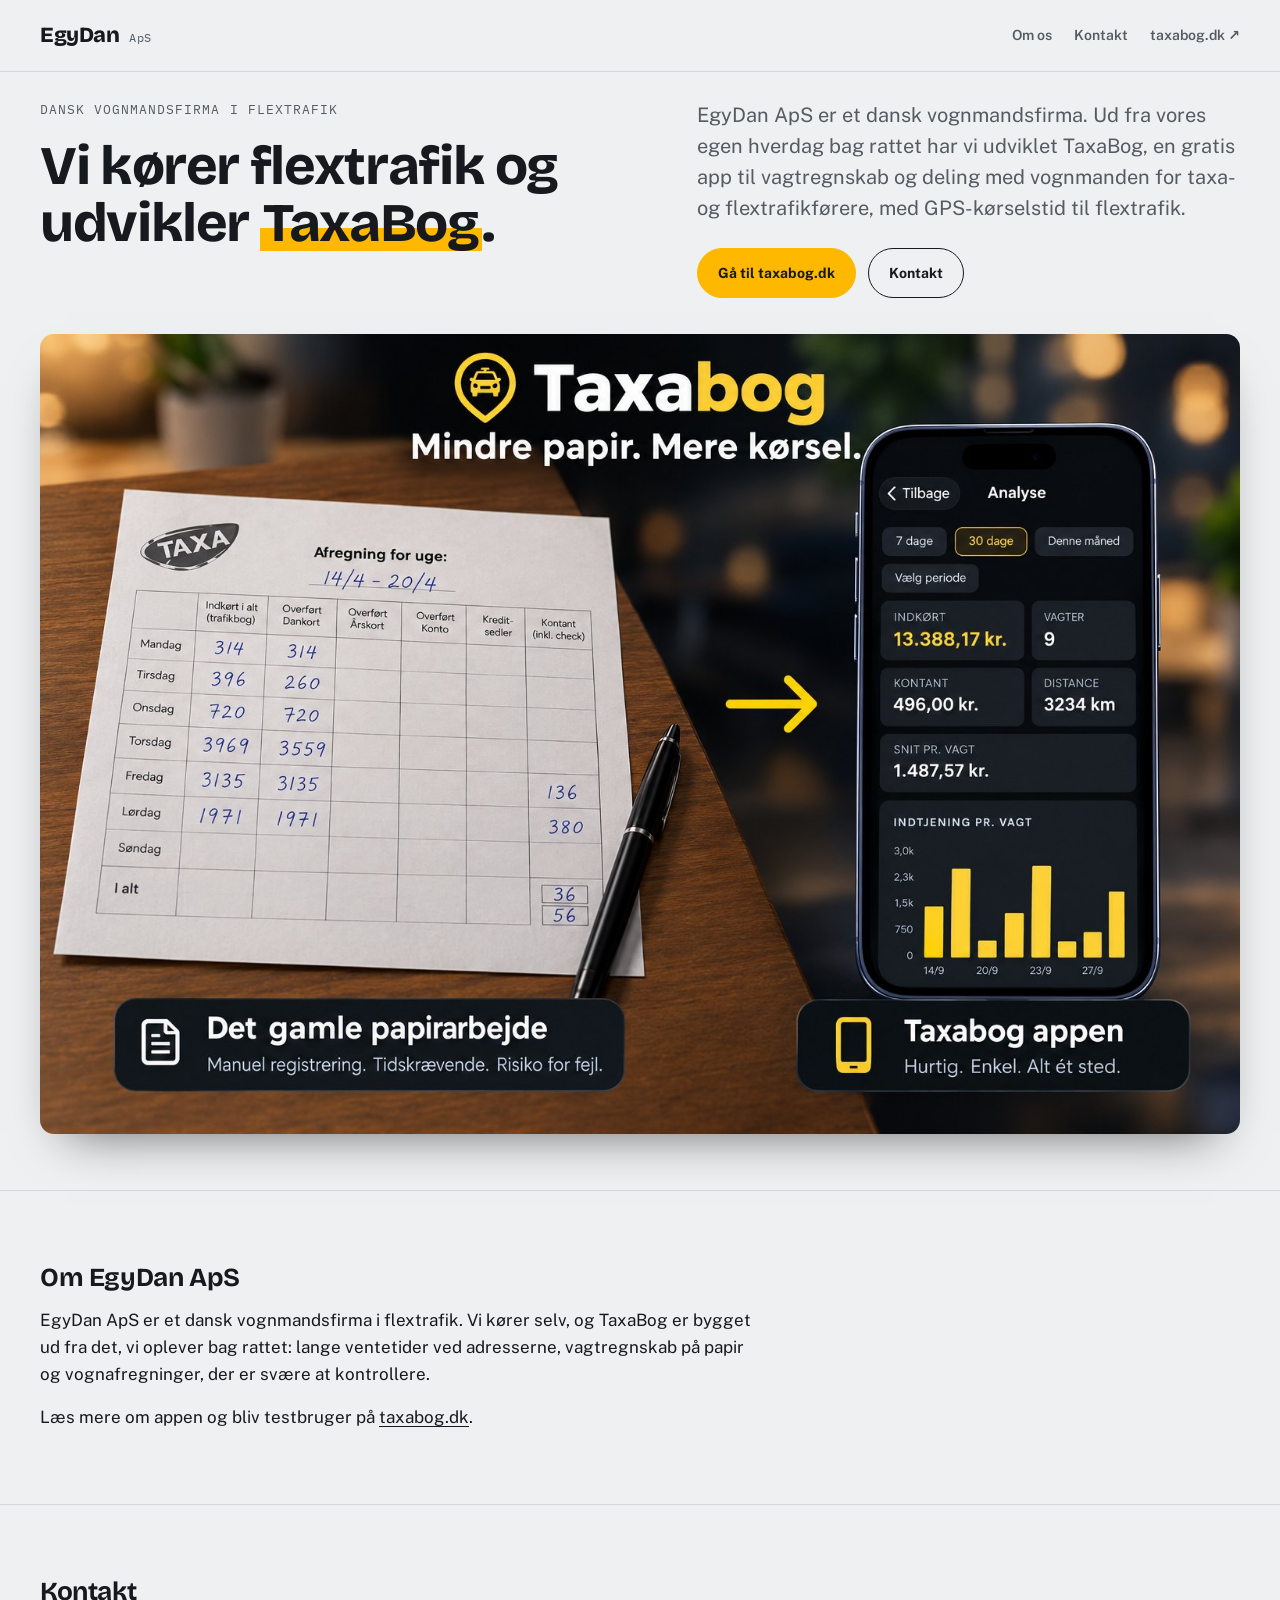
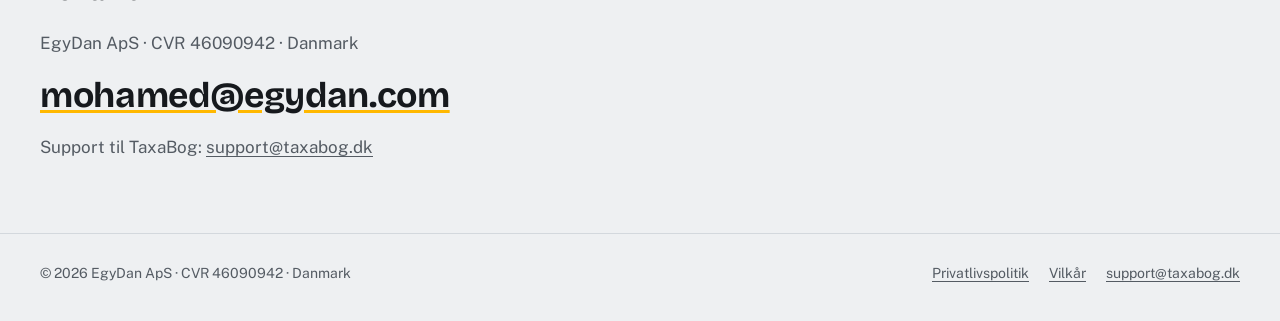
<file: index.html>
<!doctype html>
<html lang="da">
<head>
<meta charset="utf-8">
<meta name="viewport" content="width=device-width, initial-scale=1, viewport-fit=cover">
<title>EgyDan ApS · Vognmand i flextrafik og udvikler af TaxaBog</title>
<meta name="description" content="EgyDan ApS er et dansk vognmandsfirma i flextrafik og udvikler af appen TaxaBog. CVR 46090942.">
<meta name="theme-color" content="#111316" media="(prefers-color-scheme: dark)">
<meta name="theme-color" content="#eef0f2" media="(prefers-color-scheme: light)">
<link rel="icon" href="data:image/svg+xml,%3Csvg xmlns='http://www.w3.org/2000/svg' viewBox='0 0 32 32'%3E%3Crect width='32' height='32' rx='7' fill='%2316191d'/%3E%3Crect x='6' y='9' width='20' height='6' rx='2' fill='%23ffb800'/%3E%3Crect x='6' y='18' width='20' height='3' rx='1.5' fill='%23eef0f2'/%3E%3Crect x='6' y='23' width='13' height='3' rx='1.5' fill='%23eef0f2'/%3E%3C/svg%3E">
<link rel="preload" href="fonts/bricolage-grotesque-latin-wght-normal.woff2" as="font" type="font/woff2" crossorigin>
<link rel="stylesheet" href="style.css">
</head>
<body>
<header class="site-header">
  <div class="wrap">
    <a class="brand" href="">
      <span class="brand-mark">EgyDan</span>
      <span class="brand-sub">ApS</span>
    </a>
    <nav class="nav" aria-label="Hovedmenu">
      <a href="#om">Om os</a>
      <a href="#kontakt">Kontakt</a>
      <a href="https://taxabog.dk">taxabog.dk ↗</a>
    </nav>
  </div>
</header>

<main>
<div class="hero">
  <div class="wrap">
    <div class="hero-top">
      <div>
        <p class="eyebrow">Dansk vognmandsfirma i flextrafik</p>
        <h1>Vi kører flextrafik og udvikler <span class="hl">TaxaBog</span>.</h1>
      </div>
      <div>
      <p class="lead">EgyDan ApS er et dansk vognmandsfirma. Ud fra vores egen hverdag bag rattet har vi udviklet TaxaBog, en gratis app til vagtregnskab og deling med vognmanden for taxa- og flextrafikførere, med GPS-kørselstid til flextrafik.</p>
      <div class="actions">
        <a class="btn btn-primary" href="https://taxabog.dk">Gå til taxabog.dk</a>
        <a class="btn btn-ghost" href="#kontakt">Kontakt</a>
      </div>
      </div>
    </div>
    <figure class="hero-art">
      <a href="https://taxabog.dk"><img src="img/taxabog-hero-da.jpg" width="1536" height="1024" alt="Mindre papir, mere kørsel: en håndskrevet afregningsseddel ved siden af TaxaBog-appens analyseskærm" fetchpriority="high"></a>
    </figure>
  </div>
</div>

<section id="om">
  <div class="wrap"><div class="about">
    <h2>Om EgyDan ApS</h2>
    <p>EgyDan ApS er et dansk vognmandsfirma i flextrafik. Vi kører selv, og TaxaBog er bygget ud fra
    det, vi oplever bag rattet: lange ventetider ved adresserne, vagtregnskab på papir og vognafregninger,
    der er svære at kontrollere.</p>
    <p>Læs mere om appen og bliv testbruger på <a href="https://taxabog.dk">taxabog.dk</a>.</p>
  </div></div>
</section>

<section id="kontakt">
  <div class="wrap contact-grid">
    <h2>Kontakt</h2>
    <p>EgyDan ApS · CVR 46090942 · Danmark</p>
    <div class="contact-mail"><a href="mailto:mohamed@egydan.com">mohamed@egydan.com</a></div>
    <p>Support til TaxaBog: <a href="mailto:support@taxabog.dk">support@taxabog.dk</a></p>
  </div>
</section>
</main>

<footer class="site-footer">
  <div class="wrap">
    <span>© 2026 EgyDan ApS · CVR 46090942 · Danmark</span>
    <nav aria-label="Juridisk">
      <a href="https://taxabog.dk/privatlivspolitik/">Privatlivspolitik</a>
      <a href="https://taxabog.dk/vilkaar/">Vilkår</a>
      <a href="mailto:support@taxabog.dk">support@taxabog.dk</a>
    </nav>
  </div>
</footer>
</body>
</html>
</file>
<file: style.css>
/* ==========================================================================
   egydan.com — EgyDan ApS / TaxaBog
   Layout: one 1080px column; the hero pairs the pitch with a shift slip
   (vagtseddel), the only boxed object on the page. Everything else is
   type and rhythm. Taxi yellow is the roof sign: used sparingly as a fill.
   ========================================================================== */

@font-face {
  font-family: "Bricolage Grotesque";
  src: url("fonts/bricolage-grotesque-latin-wght-normal.woff2") format("woff2-variations");
  font-weight: 200 800;
  font-display: swap;
}
@font-face {
  font-family: "Public Sans";
  src: url("fonts/public-sans-latin-400-normal.woff2") format("woff2");
  font-weight: 400;
  font-display: swap;
}
@font-face {
  font-family: "Public Sans";
  src: url("fonts/public-sans-latin-600-normal.woff2") format("woff2");
  font-weight: 600;
  font-display: swap;
}
@font-face {
  font-family: "Public Sans";
  src: url("fonts/public-sans-latin-700-normal.woff2") format("woff2");
  font-weight: 700;
  font-display: swap;
}
@font-face {
  font-family: "IBM Plex Mono";
  src: url("fonts/ibm-plex-mono-latin-400-normal.woff2") format("woff2");
  font-weight: 400;
  font-display: swap;
}
@font-face {
  font-family: "IBM Plex Mono";
  src: url("fonts/ibm-plex-mono-latin-500-normal.woff2") format("woff2");
  font-weight: 500;
  font-display: swap;
}

:root {
  --bg: #eef0f2;          /* asphalt, light */
  --surface: #ffffff;
  --ink: #16191d;
  --muted: #545b63;
  --line: #d3d8dd;
  --signal: #ffb800;      /* taxi roof sign */
  --signal-ink: #16191d;
  --good: #16794a;

  --display: "Bricolage Grotesque", "Arial Narrow", system-ui, sans-serif;
  --body: "Public Sans", system-ui, -apple-system, "Segoe UI", sans-serif;
  --mono: "IBM Plex Mono", ui-monospace, "SFMono-Regular", Menlo, monospace;

  --step--1: 0.875rem;
  --step-0: 1.0625rem;
  --step-1: 1.25rem;
  --step-2: 1.625rem;
  --step-3: clamp(2.1rem, 4.6vw, 3.4rem);

  color-scheme: light;
}
@media (prefers-color-scheme: dark) {
  :root:not([data-theme="light"]) {
    --bg: #111316;
    --surface: #1a1d21;
    --ink: #eef0f2;
    --muted: #9ba2aa;
    --line: #2b3036;
    --signal: #ffb800;
    --signal-ink: #111316;
    --good: #4cc38a;
    color-scheme: dark;
  }
}
:root[data-theme="dark"] {
  --bg: #111316;
  --surface: #1a1d21;
  --ink: #eef0f2;
  --muted: #9ba2aa;
  --line: #2b3036;
  --signal: #ffb800;
  --signal-ink: #111316;
  --good: #4cc38a;
  color-scheme: dark;
}

*, *::before, *::after { box-sizing: border-box; }

html { -webkit-text-size-adjust: 100%; }

body {
  margin: 0;
  background: var(--bg);
  color: var(--ink);
  font-family: var(--body);
  font-size: var(--step-0);
  line-height: 1.6;
}

img { max-width: 100%; }

a { color: inherit; text-decoration-thickness: 1px; text-underline-offset: 3px; }
a:hover { text-decoration-color: var(--signal); }
a:focus-visible, button:focus-visible {
  outline: 3px solid var(--signal);
  outline-offset: 3px;
  border-radius: 4px;
}

.wrap {
  width: 100%;
  max-width: 1240px;
  margin-inline: auto;
  padding-inline: 20px;
}

/* ---------- header ---------- */

.site-header {
  border-bottom: 1px solid var(--line);
}
.site-header .wrap {
  display: flex;
  flex-wrap: wrap;
  align-items: center;
  justify-content: space-between;
  gap: 12px 24px;
  padding-block: 18px;
}
.brand {
  display: flex;
  align-items: baseline;
  gap: 10px;
  text-decoration: none;
}
.brand-mark {
  font-family: var(--display);
  font-weight: 800;
  font-size: 1.35rem;
  letter-spacing: -0.02em;
}
.brand-sub {
  font-family: var(--mono);
  font-size: 0.78rem;
  color: var(--muted);
  letter-spacing: 0.04em;
}
.nav {
  display: flex;
  flex-wrap: wrap;
  gap: 4px 22px;
  font-size: var(--step--1);
  font-weight: 600;
}
.nav a { text-decoration: none; color: var(--muted); }
.nav a:hover, .nav a[aria-current="page"] { color: var(--ink); }

/* ---------- hero ---------- */

.hero .wrap {
  display: grid;
  grid-template-columns: minmax(0, 1fr);
  gap: 36px;
  padding-block: 28px 56px;
}
.eyebrow {
  font-family: var(--mono);
  font-size: 0.8rem;
  letter-spacing: 0.08em;
  text-transform: uppercase;
  color: var(--muted);
  margin: 0 0 18px;
}
h1 {
  font-family: var(--display);
  font-weight: 750;
  font-size: var(--step-3);
  line-height: 1.04;
  letter-spacing: -0.025em;
  margin: 0 0 22px;
  text-wrap: balance;
}
.hl {
  background: linear-gradient(transparent 58%, var(--signal) 58%, var(--signal) 92%, transparent 92%);
  padding-inline: 0.06em;
  -webkit-box-decoration-break: clone;
  box-decoration-break: clone;
}
.lead {
  font-size: var(--step-1);
  line-height: 1.55;
  color: var(--muted);
  max-width: 34em;
  margin: 0 0 30px;
}
.actions { display: flex; flex-wrap: wrap; gap: 12px; align-items: center; }
.btn {
  display: inline-flex;
  align-items: center;
  gap: 8px;
  padding: 13px 20px;
  border-radius: 999px;
  font-weight: 700;
  font-size: var(--step--1);
  text-decoration: none;
  border: 1.5px solid var(--ink);
}
.btn-primary { background: var(--signal); color: var(--signal-ink); border-color: var(--signal); }
.btn-primary:hover { filter: brightness(1.05); }
.btn-ghost { color: var(--ink); }
.btn-ghost:hover { background: var(--surface); }
.status {
  margin: 22px 0 0;
  font-size: var(--step--1);
  color: var(--muted);
  display: flex;
  align-items: center;
  gap: 8px;
}
.status::before {
  content: "";
  width: 8px;
  height: 8px;
  border-radius: 50%;
  background: var(--good);
  flex: none;
}

/* ---------- the shift slip ---------- */

.slip {
  position: relative;
  background: var(--surface);
  border: 1px solid var(--line);
  border-radius: 6px;
  font-family: var(--mono);
  font-size: 0.9rem;
  box-shadow: 0 18px 40px -24px rgba(0, 0, 0, 0.35);
  transform: rotate(1.2deg);
  max-width: 380px;
  justify-self: center;
  width: 100%;
}
.slip::after {           /* tear-off edge */
  content: "";
  position: absolute;
  left: 0;
  right: 0;
  bottom: -7px;
  height: 8px;
  background:
    radial-gradient(circle at 7px 0, var(--bg) 5px, transparent 5.5px) 0 0 / 14px 8px repeat-x;
}
.slip-head {
  background: var(--signal);
  color: var(--signal-ink);
  padding: 10px 18px;
  border-radius: 5px 5px 0 0;
  display: flex;
  justify-content: space-between;
  font-weight: 500;
  letter-spacing: 0.08em;
  text-transform: uppercase;
  font-size: 0.78rem;
}
.slip-body { padding: 16px 18px 22px; display: grid; gap: 14px; }
.slip-meta { color: var(--muted); font-size: 0.8rem; line-height: 1.5; }
.slip dl { margin: 0; display: grid; gap: 7px; }
.slip .row {
  display: flex;
  justify-content: space-between;
  gap: 12px;
  font-variant-numeric: tabular-nums;
}
.slip dt { color: var(--muted); }
.slip dd { margin: 0; font-weight: 500; text-align: right; }
.slip .rule { border-top: 1px dashed var(--line); }
.slip .total dt, .slip .total dd { color: var(--ink); font-weight: 500; }
.slip .total dd { font-size: 1.05rem; }
.slip .wait dd { color: var(--good); }
.slip-foot { color: var(--muted); font-size: 0.74rem; line-height: 1.5; }

/* ---------- sections ---------- */

section { padding-block: 72px; border-top: 1px solid var(--line); }
h2 {
  font-family: var(--display);
  font-weight: 700;
  font-size: var(--step-2);
  line-height: 1.15;
  letter-spacing: -0.015em;
  margin: 0 0 14px;
  text-wrap: balance;
}
.section-intro { color: var(--muted); max-width: 38em; margin: 0 0 40px; }

.features {
  display: grid;
  grid-template-columns: repeat(2, minmax(0, 1fr));
  gap: 40px 56px;
}
.feature h3 {
  font-family: var(--display);
  font-weight: 650;
  font-size: var(--step-1);
  margin: 0 0 8px;
  display: flex;
  align-items: baseline;
  gap: 12px;
}
.tag {
  font-family: var(--mono);
  font-size: 0.7rem;
  font-weight: 500;
  letter-spacing: 0.08em;
  text-transform: uppercase;
  color: var(--muted);
  border: 1px solid var(--line);
  border-radius: 4px;
  padding: 1px 6px;
}
.feature p { margin: 0; color: var(--muted); max-width: 32em; }

.pillar {
  display: grid;
  grid-template-columns: 3.2rem minmax(0, 1fr);
  gap: 22px;
  padding-block: 34px;
  border-top: 1px solid var(--line);
}
.pillar:first-of-type { border-top: 0; padding-top: 0; }
.pillar-num {
  font-family: var(--display);
  font-weight: 800;
  font-size: 1.6rem;
  width: 3.2rem;
  height: 3.2rem;
  display: grid;
  place-items: center;
  background: var(--signal);
  color: var(--signal-ink);
  border-radius: 8px;
}
.pillar h3 {
  font-family: var(--display);
  font-weight: 700;
  font-size: var(--step-2);
  line-height: 1.15;
  margin: 0 0 10px;
  display: flex;
  flex-wrap: wrap;
  align-items: baseline;
  gap: 8px 12px;
}
.pillar p { margin: 0 0 14px; color: var(--muted); max-width: 40em; }
.ticks { list-style: none; margin: 0; padding: 0; display: grid; gap: 8px; max-width: 40em; }
.ticks li { position: relative; padding-left: 26px; }
.ticks li::before {
  content: "";
  position: absolute;
  left: 2px; top: 0.5em;
  width: 10px; height: 6px;
  border-left: 2.5px solid var(--good);
  border-bottom: 2.5px solid var(--good);
  transform: rotate(-45deg);
}

.hero-top {
  display: grid;
  grid-template-columns: minmax(0, 1.05fr) minmax(0, 0.95fr);
  gap: 24px 56px;
  align-items: start;
}
.hero-top h1 { margin-bottom: 0; }
.hero-top .lead { margin: 0 0 24px; }
.hero-art { margin: 0; }
.hero-art img {
  display: block;
  width: 100%;
  height: auto;
  aspect-ratio: 3 / 2;
  object-fit: cover;
  border-radius: 14px;
  box-shadow: 0 24px 48px -26px rgba(0, 0, 0, 0.6);
}
.k-head {
  display: grid;
  grid-template-columns: minmax(0, 1.1fr) minmax(0, 0.9fr);
  gap: 48px;
  align-items: center;
  margin-bottom: 48px;
}
.k-head .section-intro { margin-bottom: 0; }

.how {
  display: grid;
  grid-template-columns: minmax(0, 1fr) minmax(0, 1fr);
  gap: 48px;
  align-items: start;
}
.steps { list-style: none; margin: 0; padding: 0; display: grid; gap: 22px; counter-reset: step; }
.steps li { display: grid; grid-template-columns: 2.2rem minmax(0, 1fr); gap: 14px; counter-increment: step; }
.steps li::before {
  content: counter(step);
  font-family: var(--mono);
  font-weight: 500;
  width: 2.2rem;
  height: 2.2rem;
  border-radius: 50%;
  border: 1.5px solid var(--ink);
  display: grid;
  place-items: center;
  font-size: 0.9rem;
}
.steps strong { display: block; font-weight: 700; }
.steps span { color: var(--muted); }

.rules { overflow-x: auto; }
.rules table { width: 100%; border-collapse: collapse; font-size: var(--step--1); }
.rules caption {
  text-align: left;
  font-family: var(--mono);
  font-size: 0.78rem;
  letter-spacing: 0.08em;
  text-transform: uppercase;
  color: var(--muted);
  padding-bottom: 10px;
}
.rules th, .rules td { text-align: left; padding: 12px 10px 12px 0; border-top: 1px solid var(--line); vertical-align: top; }
.rules th { font-family: var(--mono); font-weight: 500; white-space: nowrap; font-variant-numeric: tabular-nums; }
.rules td { color: var(--muted); }
.rules .paid { color: var(--good); font-weight: 600; }

.about { max-width: 42em; }
.about p { margin: 0 0 16px; }
.about p:last-child { margin: 0; }

.contact-mail {
  font-family: var(--display);
  font-weight: 700;
  font-size: clamp(1.5rem, 4vw, 2.2rem);
  letter-spacing: -0.01em;
  word-break: break-word;
}
.contact-mail a { text-decoration-color: var(--signal); text-decoration-thickness: 3px; }
.contact-grid { display: grid; gap: 10px; }
.contact-grid p { margin: 0; color: var(--muted); }

/* ---------- legal pages ---------- */

.legal .wrap { padding-block: 56px 80px; }
.prose { max-width: 44em; }
.prose h1 { font-size: clamp(2rem, 4vw, 2.8rem); }
.prose h2 { font-size: var(--step-1); margin: 40px 0 10px; }
.prose h3 { font-size: var(--step-0); margin: 24px 0 6px; font-weight: 700; }
.prose p, .prose li { color: var(--ink); }
.prose ul { padding-left: 1.2em; }
.prose li { margin-bottom: 4px; }
.prose table { width: 100%; border-collapse: collapse; font-size: var(--step--1); margin: 12px 0 20px; }
.prose th, .prose td { text-align: left; padding: 10px 12px 10px 0; border-top: 1px solid var(--line); vertical-align: top; }
.prose th { font-weight: 700; }
.table-scroll { overflow-x: auto; }
.back { display: inline-block; margin-bottom: 28px; font-size: var(--step--1); color: var(--muted); }

/* ---------- footer ---------- */

.site-footer { border-top: 1px solid var(--line); font-size: var(--step--1); color: var(--muted); }
.site-footer .wrap {
  display: flex;
  flex-wrap: wrap;
  justify-content: space-between;
  gap: 12px 24px;
  padding-block: 28px 36px;
}
.site-footer nav { display: flex; flex-wrap: wrap; gap: 6px 20px; }

/* ---------- small screens ---------- */

@media (max-width: 820px) {
  .hero .wrap { grid-template-columns: minmax(0, 1fr); gap: 32px; padding-block: 24px 48px; }
  .hero-top { grid-template-columns: minmax(0, 1fr); }
  .slip { transform: none; }
  .k-head { grid-template-columns: minmax(0, 1fr); gap: 36px; }
  .features, .how { grid-template-columns: minmax(0, 1fr); gap: 32px; }
  section { padding-block: 56px; }
  .pillar { grid-template-columns: minmax(0, 1fr); gap: 14px; }
}

@media (prefers-reduced-motion: no-preference) {
  .slip { transition: transform 0.4s ease; }
  .slip:hover { transform: rotate(0deg); }
}
</file>
